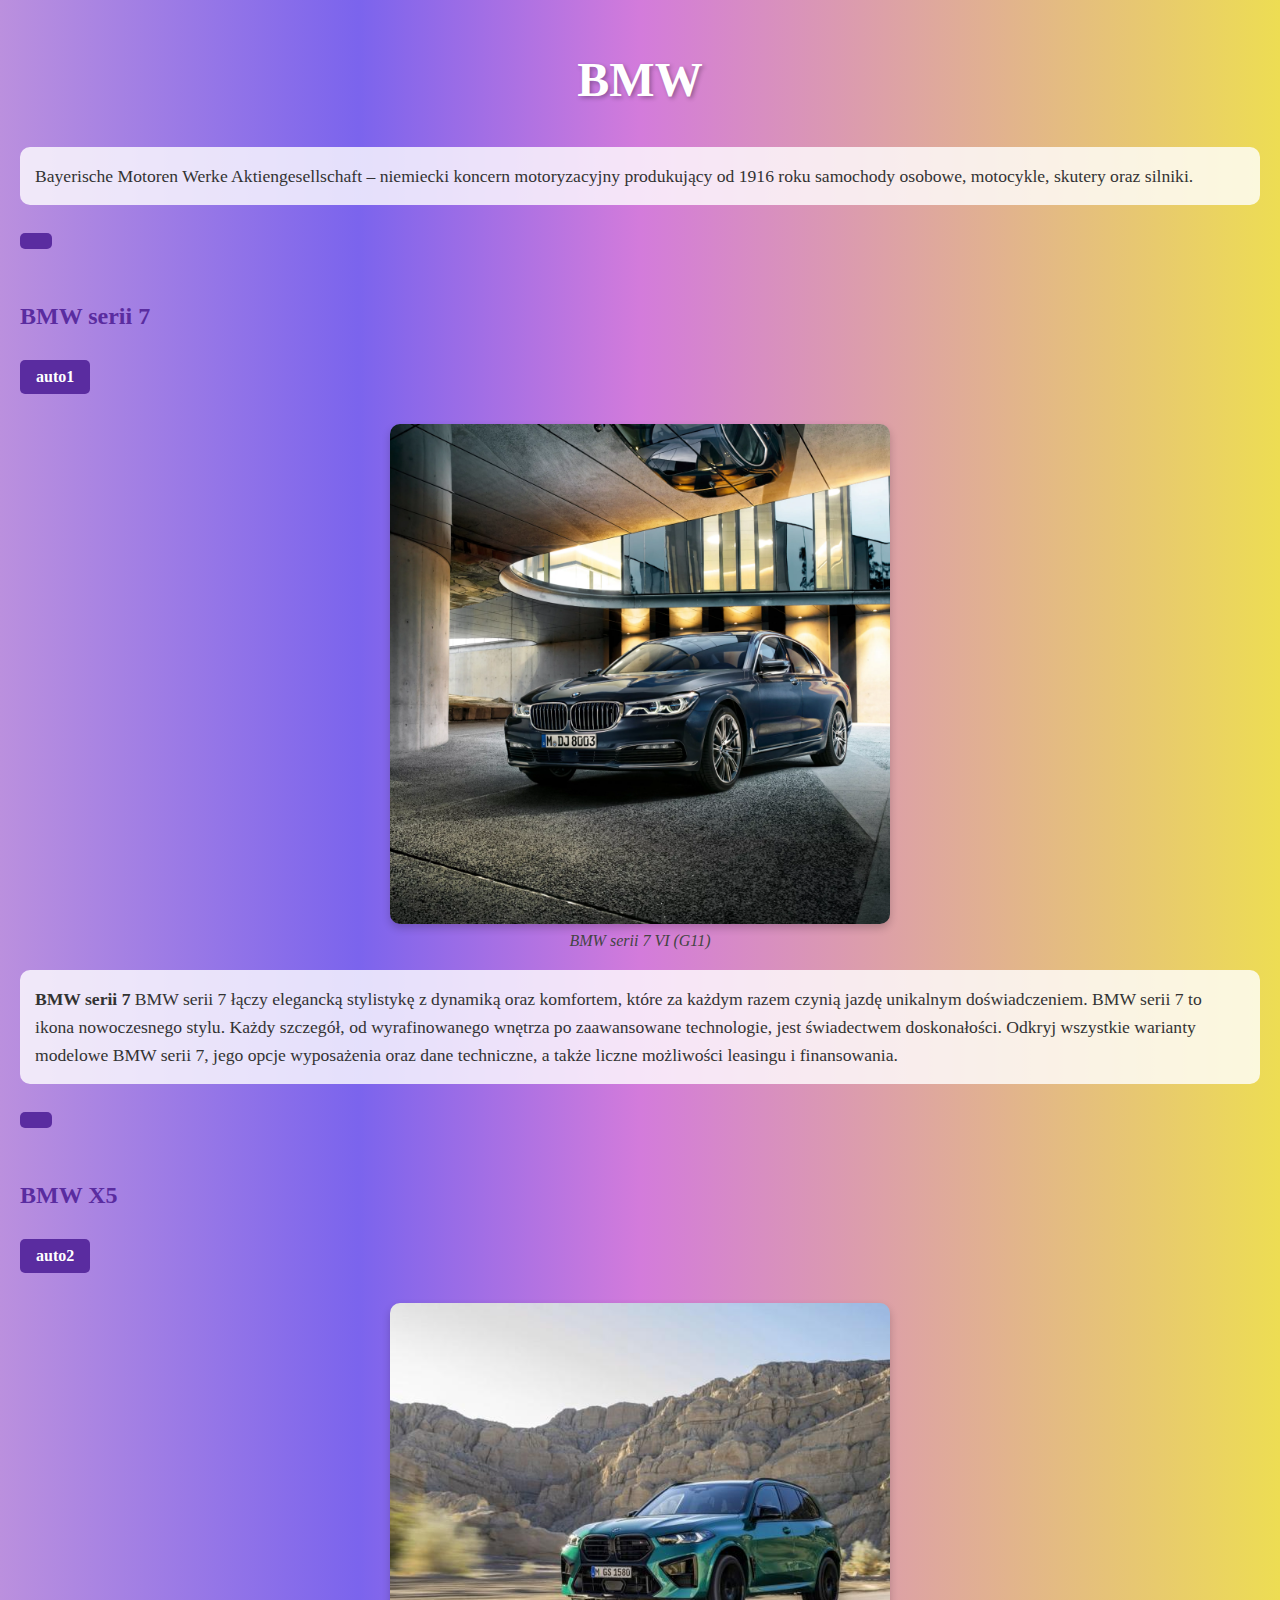
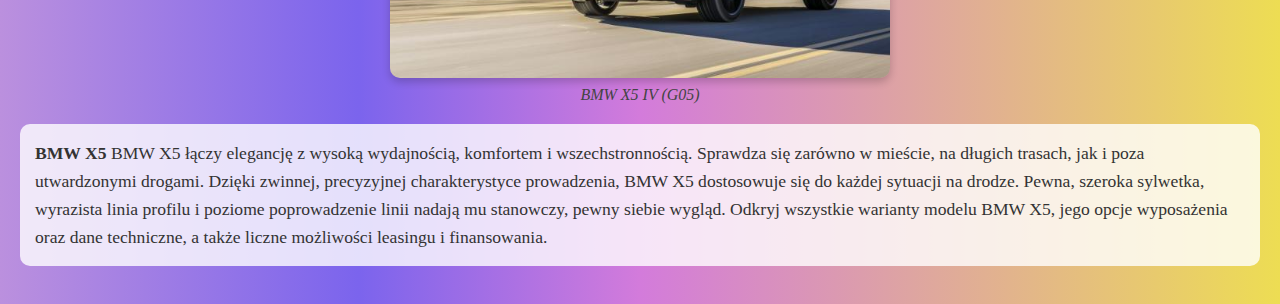
<file: auta.html>
<!doctype html>
<html>
<head>
    <title>BMW</title>
    <meta charset="UTF-8" />
    <meta name="keywords" content="BMW" />
    <meta name="description" content="BMW" />
    <meta name="author" content="Małgorzata Szarejko" />
	<style>
	body {
        font-family: 'Segoe UI', 'Times New Roman', serif;
        background: linear-gradient(90deg, rgba(187, 144, 222, 1) 0%, rgba(123, 100, 237, 1) 28%, rgba(211, 123, 219, 1) 50%, rgba(237, 221, 83, 1) 100%);
        margin: 0;
        padding: 20px;
        color: #333;
    }

    h1 {
        text-align: center;
        font-size: 3em;
        color: #fff;
        margin-bottom: 40px;
        text-shadow: 2px 2px 4px rgba(0,0,0,0.3);
    }

    h2 {
        color: #5a2ca0;
        margin-top: 40px;
    }

    p {
        font-size: 1.1em;
        line-height: 1.6;
        background-color: rgba(255, 255, 255, 0.8);
        padding: 15px;
        border-radius: 10px;
    }

    img {
        border-radius: 10px;
        box-shadow: 0 4px 8px rgba(0,0,0,0.2);
        max-width: 100%;
        height: auto;
        display: block;
        margin: 0 auto;
    }

    figure {
        text-align: center;
        margin: 20px 0;
    }

    figcaption {
        font-style: italic;
        margin-top: 8px;
        color: #444;
    }

    a {
        display: inline-block;
        margin: 10px 0;
        padding: 8px 16px;
        background-color: #5a2ca0;
        color: #fff;
        text-decoration: none;
        border-radius: 5px;
        font-weight: bold;
    }

    a:hover {
        background-color: #7b64ed;
    }

    @media (max-width: 768px) {
        h1 {
            font-size: 2em;
        }

        p {
            font-size: 1em;
        }

        img {
            width: 100%;
        }
    }

	</style>
</head>
<body>
    <h1>BMW</h1>

    <div>
        <p>
            Bayerische Motoren Werke Aktiengesellschaft – niemiecki koncern motoryzacyjny produkujący od 1916 roku samochody osobowe, motocykle, skutery oraz silniki.
        </p>
    </div>

    <div>
        <a id="auto1"></a>
        <h2>BMW serii 7</h2>
        <a href="#auto2">auto1</a>
            
    <figure>
            <img src="bwm.jpg" alt="BMW seria7" width="500">
            <figcaption>
                BMW serii 7 VI (G11) 
            </figcaption>
        </figure>
        <p>
            <strong>BMW serii 7</strong> BMW serii 7 łączy elegancką stylistykę z dynamiką oraz komfortem, które za każdym razem czynią jazdę unikalnym doświadczeniem. BMW serii 7 to ikona nowoczesnego stylu. Każdy szczegół, od wyrafinowanego wnętrza po zaawansowane technologie, jest świadectwem doskonałości. Odkryj wszystkie warianty modelowe BMW serii 7, jego opcje wyposażenia oraz dane techniczne, a także liczne możliwości leasingu i finansowania.
        </p>
    </div>

    <div>
        <a id="auto2"></a>
        <h2>BMW X5</h2>

        <a href="#auto1">auto2</a>
             
        <figure>
           
            <img src="bmwx5.jpg" alt="BMW X5" width="500">
            <figcaption>
                BMW X5 IV (G05)
            </figcaption>
        </figure>
        <p>
            <strong>BMW X5</strong> BMW X5 łączy elegancję z wysoką wydajnością, komfortem i wszechstronnością. Sprawdza się zarówno w mieście, na długich trasach, jak i poza utwardzonymi drogami. Dzięki zwinnej, precyzyjnej charakterystyce prowadzenia, BMW X5 dostosowuje się do każdej sytuacji na drodze. Pewna, szeroka sylwetka, wyrazista linia profilu i poziome poprowadzenie linii nadają mu stanowczy, pewny siebie wygląd. Odkryj wszystkie warianty modelu BMW X5, jego opcje wyposażenia oraz dane techniczne, a także liczne możliwości leasingu i finansowania.
        </p>
    </div>
</body>
</html>
</file>
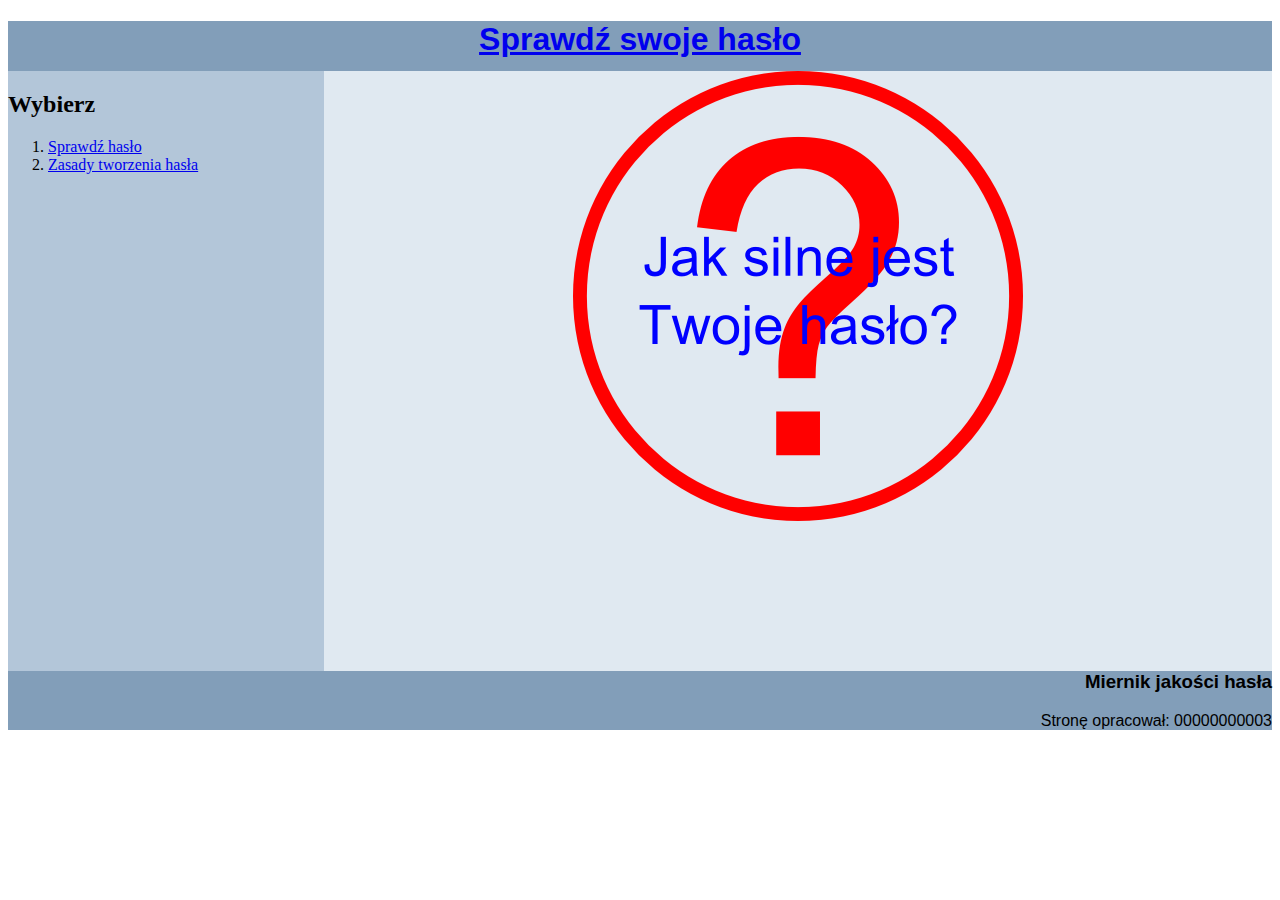
<file: haslo.html>
<!DOCTYPE html>
<html>
<head>
  <meta charset="UTF-8">
  <meta name="viewport" content="width=device-width, initial-scale=1.0">
  <meta name="author" content="Małgorzata Szarejko">
  <meta name="keywords" content="haslo">
  <meta name="description" content="haslo">
  <title>Miernik jakości hasła</title>
  <link rel="stylesheet" href="styl.css">
</head>
<body>
<header>
  <h1><a href="index.html">Sprawdź swoje hasło</a></h1>
</header>
<nav>
  <h2>Wybierz</h2>
  <ol>
    <li><a href="haslo.html">Sprawdź hasło</a></li>
    <li><a href="zasady.html">Zasady tworzenia hasła</a></li>
  </ol>
</nav>
<main>
  <img src="haslo.png" alt="obraz hasło" />
</main>
<footer>
  <h3>Miernik jakości hasła</h3>
  <p>Stronę opracował: 00000000003</p>
</footer>
</body>
</html>
</file>
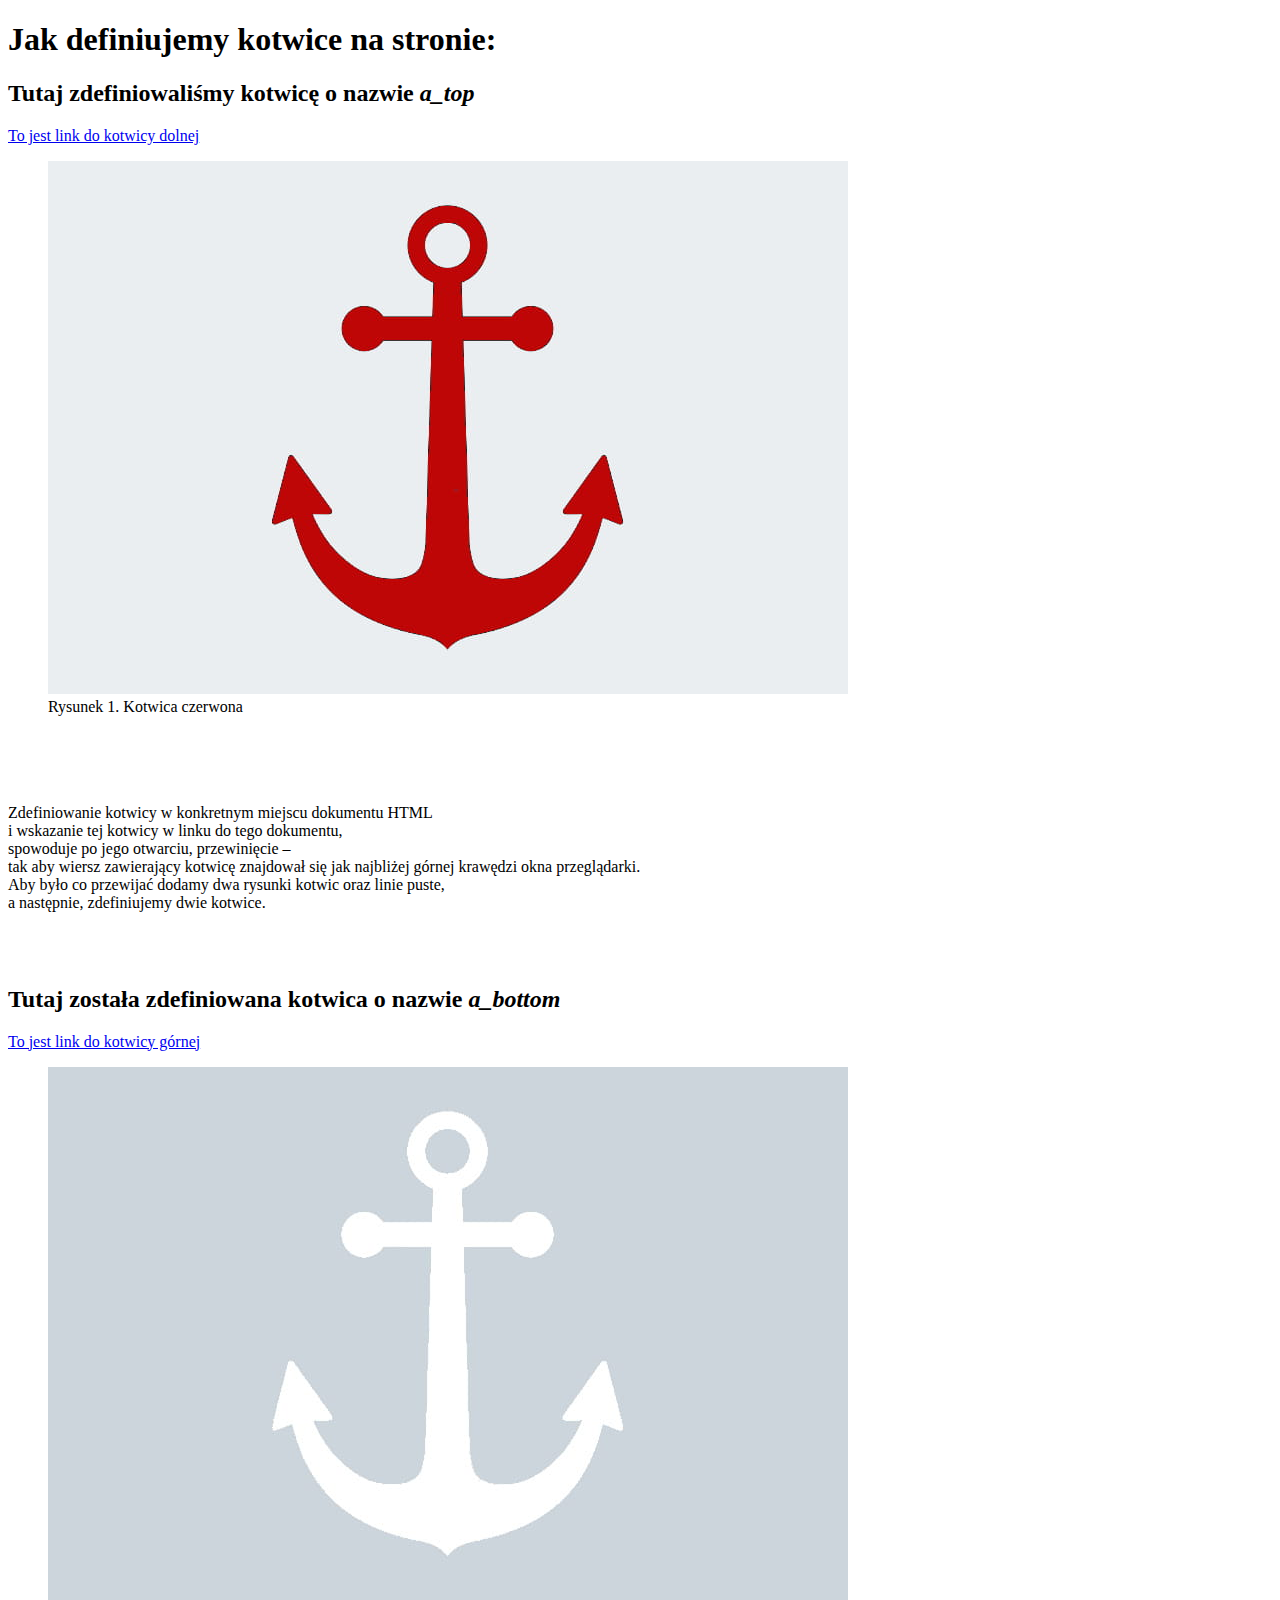
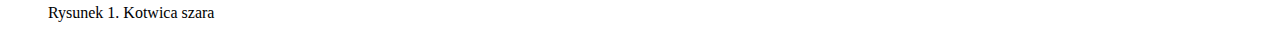
<file: kotwice.html>
<!DOCTYPE html>
<html>
<head>
    <title>Definiowanie kotwicy w konkretnym miejscu strony</title>
    <meta charset="UTF-8" />
    <meta name="keywords" content="HTML5, kotwica, osylacz, link, hiperłącze" />
    <meta name="description" content="Przykład definiowania kotwicy w konkretnym miejscu strony" />
    <meta name="author" content="Małgorzata Szarejko" />
    <meta name="robots" content="all" />
</head>
<body>
    <h1>Jak definiujemy kotwice na stronie:</h1>

    <section>
        <h2 id="a_top">Tutaj zdefiniowaliśmy kotwicę o nazwie <i>a_top</i></h2>
        <p>
            <a href="#a_bottom">To jest link do kotwicy dolnej</a>
            <figure>
                <img src="kotwica1.jpg" />
                <figcaption>
                    Rysunek 1. Kotwica czerwona
                </figcaption>
            </figure>
        </p>
    </section>

    <section>
        <br /><br /><br /><br />
        Zdefiniowanie kotwicy w konkretnym miejscu dokumentu HTML<br />
        i wskazanie tej kotwicy w linku do tego dokumentu,<br />
        spowoduje po jego otwarciu, przewinięcie –<br />
        tak aby wiersz zawierający kotwicę znajdował się jak najbliżej górnej krawędzi okna przeglądarki.<br />
        Aby było co przewijać dodamy dwa rysunki kotwic oraz linie puste,<br />
        a następnie, zdefiniujemy dwie kotwice.<br /><br /><br /><br />
    </section>

    <section>
        <a name="a_bottom"></a>
        <h2>Tutaj została zdefiniowana kotwica o nazwie <i>a_bottom</i></h2>
        <p>
            <a href="#a_top">To jest link do kotwicy górnej</a>
            <figure>
                <img src="kotwica2.jpg" />
                <figcaption>
                    Rysunek 1. Kotwica szara
                </figcaption>
            </figure>
        </p>
    </section>
</body>
</html>
</file>
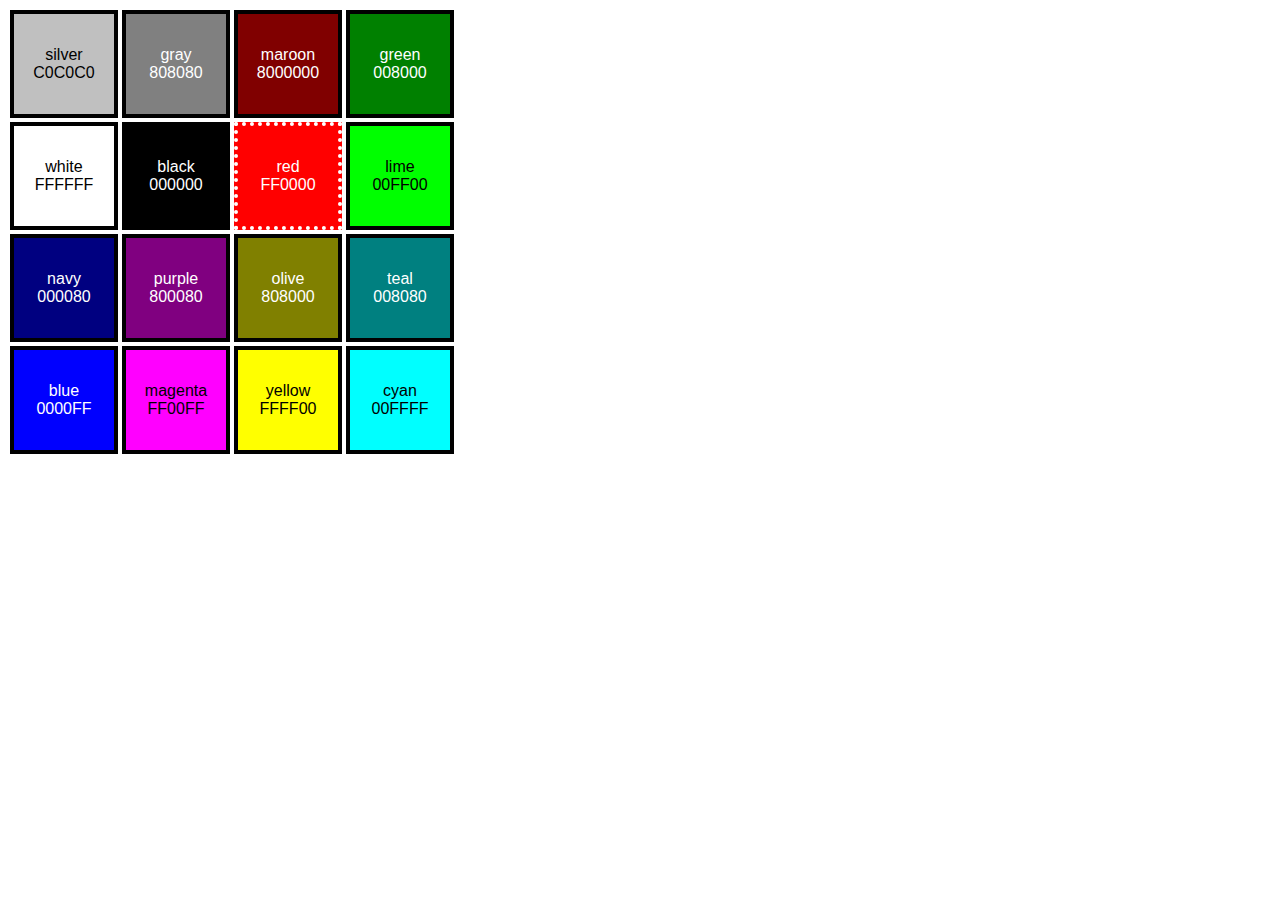
<file: kwadraty.html>
<!DOCTYPE html>
<html lang="pl">
<head>
    <meta charset="UTF-8">
    <meta name="viewport" content="width=device-width, initial-scale=1.0">
    <meta name="author" content="Małgorzata Szarejko">
	<meta name="keywords" content="strona">
	<meta name="description" content="strona">
    <title>Lekcja 18a</title>
</head>
<style>

    main {
        display: grid;
        grid-template-columns: auto auto auto auto;
        width: 400px;
        font-family: Verdana, Geneva, Tahoma, sans-serif;
    }
    .kwadrat{
        height: 100px;
        width: 100px;
        margin: 2px;
        border: 4px solid black;
        display: flex;
        align-items: center;
        justify-content: center;
        text-align: center;
    }
    #kwadrat1{
        background-color: #C0C0C0;
    }
    #kwadrat2{
        background-color: #808080;
        color: white;
    }
    #kwadrat3{
        background-color: #800000;
        color: white;
    }
    #kwadrat4{
        background-color: #008000;
        color: white;
    }
    #kwadrat5{
        background-color: #FFFFFF;
    }
    #kwadrat6{
        background-color: #000000;
        color: white;
    }
    #kwadrat7{
        background-color: #FF0000;
		border: 4px dotted white;
        color: white;
    }
    #kwadrat8{
        background-color: #00FF00;
    }
    #kwadrat9{
        background-color: #000080;
        color: white;
    }
    #kwadrat10{
        background-color: #800080;
        color: white;
    }
    #kwadrat11{
        background-color: #808000;
        color: white;
    }
    #kwadrat12{
        background-color: #008080;
        color: white;
    }
    #kwadrat13{
        background-color: #0000FF;
        color: white;
    }
    #kwadrat14{
        background-color: #FF00FF;
    }
    #kwadrat15{
        background-color: #FFFF00;
    }
    #kwadrat16{
        background-color: #00FFFF;
    }

</style>
<body>
    <main>
        <section class="kwadrat" id="kwadrat1"><a>silver<br>C0C0C0</a></section>
        <section class="kwadrat" id="kwadrat2"><a>gray<br>808080</a></section>
        <section class="kwadrat" id="kwadrat3"><a>maroon<br>8000000</a></section>
        <section class="kwadrat" id="kwadrat4"><a>green<br>008000</a></section>
        <section class="kwadrat" id="kwadrat5"><a>white<br>FFFFFF</a></section>
        <section class="kwadrat" id="kwadrat6"><a>black<br>000000</a></section>
        <section class="kwadrat" id="kwadrat7"><a>red<br>FF0000</a></section>
        <section class="kwadrat" id="kwadrat8"><a>lime<br>00FF00</a></section>
        <section class="kwadrat" id="kwadrat9"><a>navy<br>000080</a></section>
        <section class="kwadrat" id="kwadrat10"><a>purple<br>800080</a></section>
        <section class="kwadrat" id="kwadrat11"><a>olive<br>808000</a></section>
        <section class="kwadrat" id="kwadrat12"><a>teal<br>008080</a></section>
        <section class="kwadrat" id="kwadrat13"><a>blue<br>0000FF</a></section>
        <section class="kwadrat" id="kwadrat14"><a>magenta<br>FF00FF</a></section>
        <section class="kwadrat" id="kwadrat15"><a>yellow<br>FFFF00</a></section>
        <section class="kwadrat" id="kwadrat16"><a>cyan<br>00FFFF</a></section>
    </main>
</body>
</file>
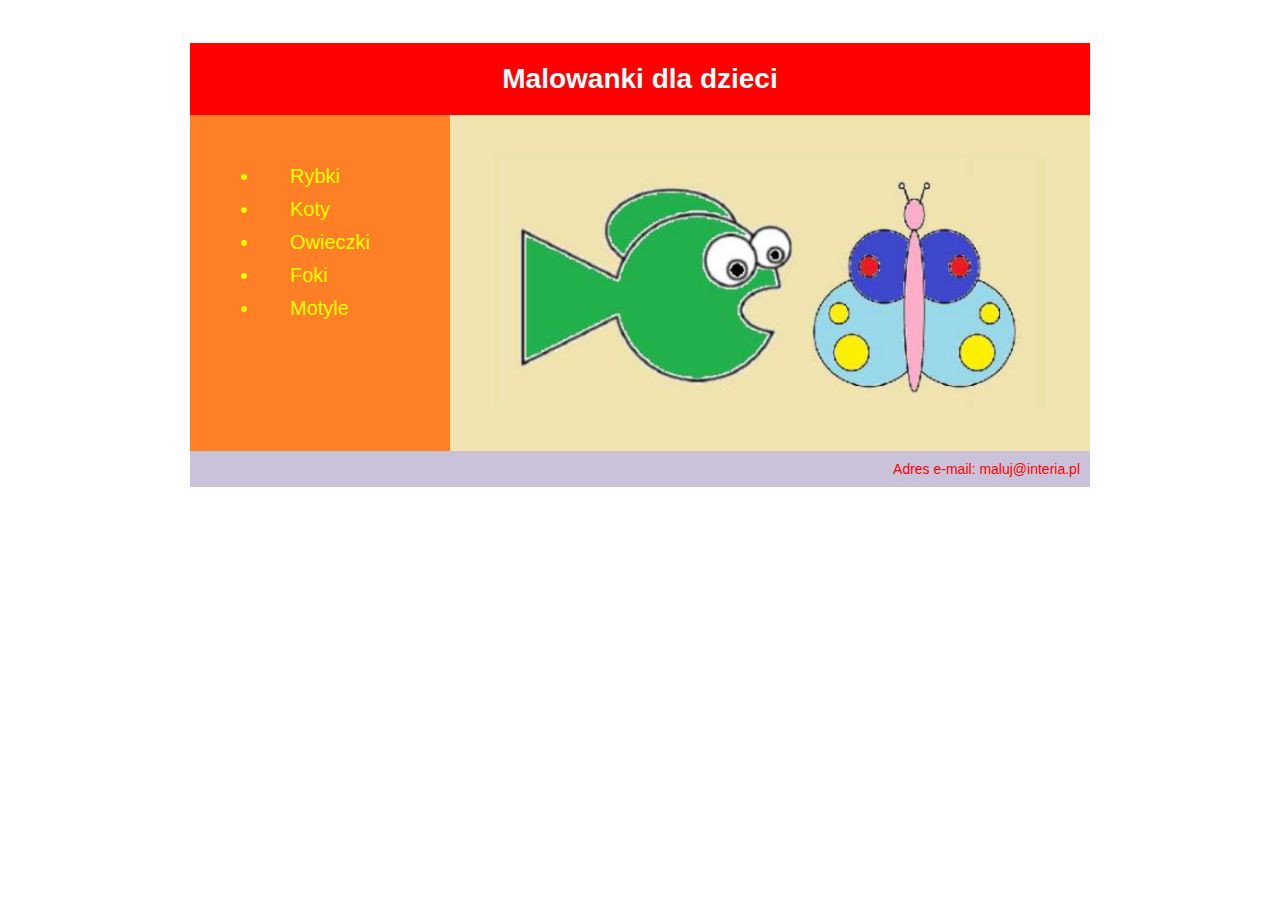
<file: malowanie.html>
<!DOCTYPE html>
<html lang="pl">
<head>
<meta charset="UTF-8">
  <meta name="viewport" content="width=device-width, initial-scale=1.0">
  <meta name="author" content="Małgorzata Szarejko">
  <meta name="keywords" content="malowanka">
  <meta name="description" content="ryba">
<title>Malowanki dla dzieci</title>

<style>

body{
    margin:0; 
    font-family: Arial;
    background:#ffffff;
}

.container{
    width:900px;
    margin:40px auto;
    border:3px solid white;
}

header{
    background:red;
    color:white;
    text-align:center;
    padding:20px;
    font-size:28px;
    font-weight:bold;
}

main{
    display:flex;
}

.menu{
    width:200px;
    background:#FF7F27;
    padding:30px;
}

.menu ul{
    list-style-type: disc;
    color:yellow;
    font-size:20px;
}

.menu li{
	padding-left: 30px;
    margin:10px 0;
}

.content{
    flex:1;
    background:#F1E4B0;
    text-align:center;
    padding:40px;
}

footer{
    background:#c9c2d9;
    text-align:right;
    padding:10px;
    color:red;
    font-size:14px;
}

</style>
</head>

<body>

<div class="container">

<header>
Malowanki	dla		dzieci
</header>

<main>

<div class="menu">
<ul>
<li>Rybki</li>
<li>Koty</li>
<li>Owieczki</li>
<li>Foki</li>
<li>Motyle</li>
</ul>
</div>

<div class="content">

<img src="ryba.png" width="550">


</div>

</main>

<footer>
Adres e-mail: maluj@interia.pl
</footer>

</div>

</body>
</html>
</file>
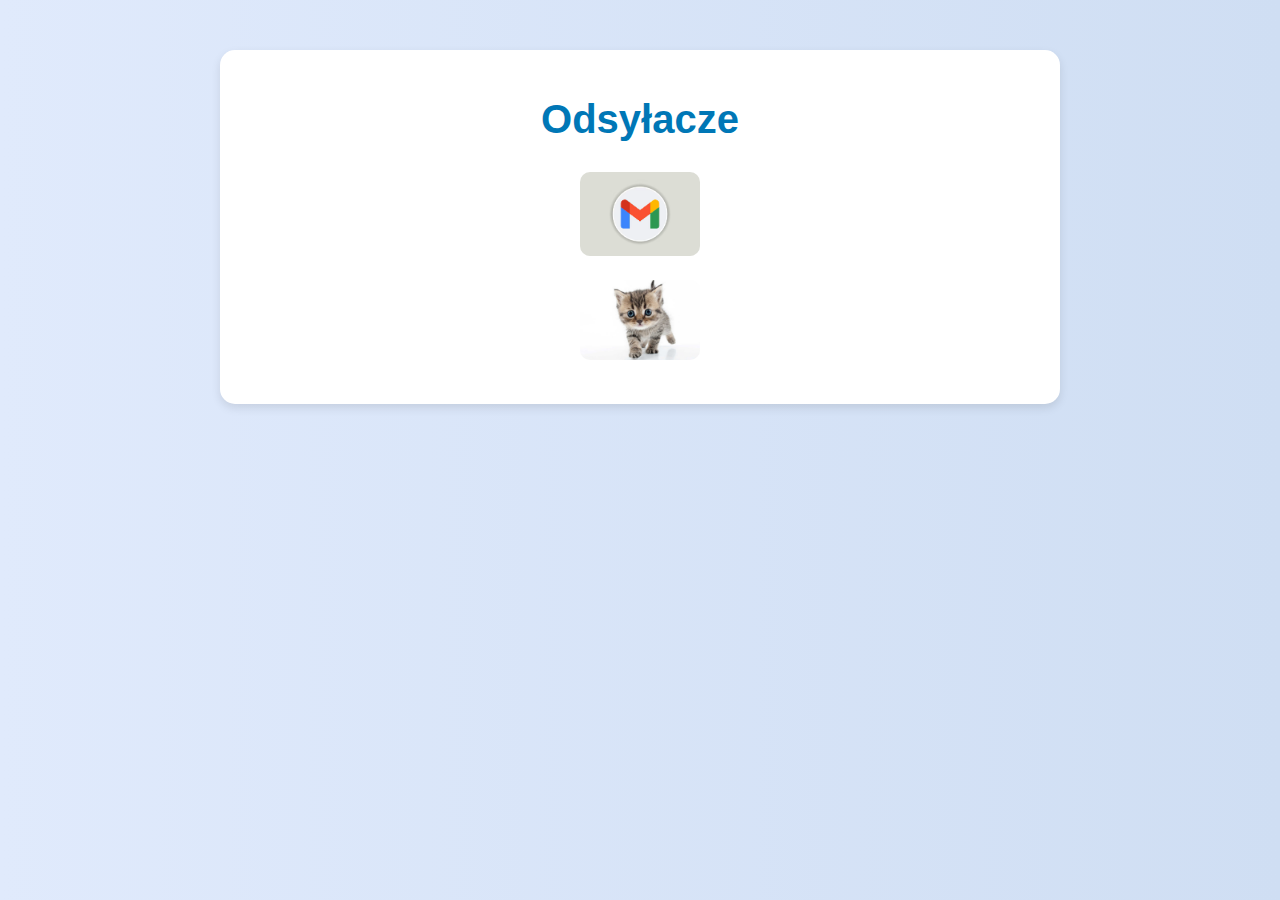
<file: odsylacze.html>
<!DOCTYPE html>
<html lang="pl">
<head>
	
    <meta charset="UTF-8" />
    <meta name="keywords" content="BMW" />
    <meta name="description" content="BMW" />
    <meta name="author" content="Małgorzata Szarejko" />
    <meta name="viewport" content="width=device-width, initial-scale=1.0">
    <title>Odsyłacz</title>
    <style>
	
body {
  margin: 0;
  padding: 0;
  font-family: 'Segoe UI', Tahoma, Geneva, Verdana, sans-serif;
  background: linear-gradient(to right, #e0eafc, #cfdef3);
  color: #333;
}

#container {
  max-width: 800px;
  margin: 50px auto;
  padding: 20px;
  background-color: white;
  border-radius: 15px;
  box-shadow: 0 4px 10px rgba(0, 0, 0, 0.1);
  text-align: center;
}

h1 {
  font-size: 2.5em;
  margin-bottom: 30px;
  color: #0077b6;
}

#zdjencie, #zdjencie2 {
  margin: 20px 0;
}

a img {
  width: 120px;
  height: auto;
  transition: transform 0.3s ease, box-shadow 0.3s ease;
  border-radius: 10px;
}

a img:hover {
  transform: scale(1.1);
  box-shadow: 0 0 15px rgba(0, 119, 182, 0.4);
}
</style>
</head>
    <body>
       <div id="container">
    <h1>Odsyłacze</h1>
    <div id="zdjencie">
      <a href="mailto:Magda.Gessler@gmail.com">
        <img src="zdjencie.png" alt="Gmail">
      </a>
    </div>
    <div id="zdjencie2">
      <a href="https://happy-gonga.github.io/stronka.html">
        <img src="zdjencie2.png" alt="tu cos powinno byc">
      </a>
    </div>
  </div>
    </body>
</html>
</file>
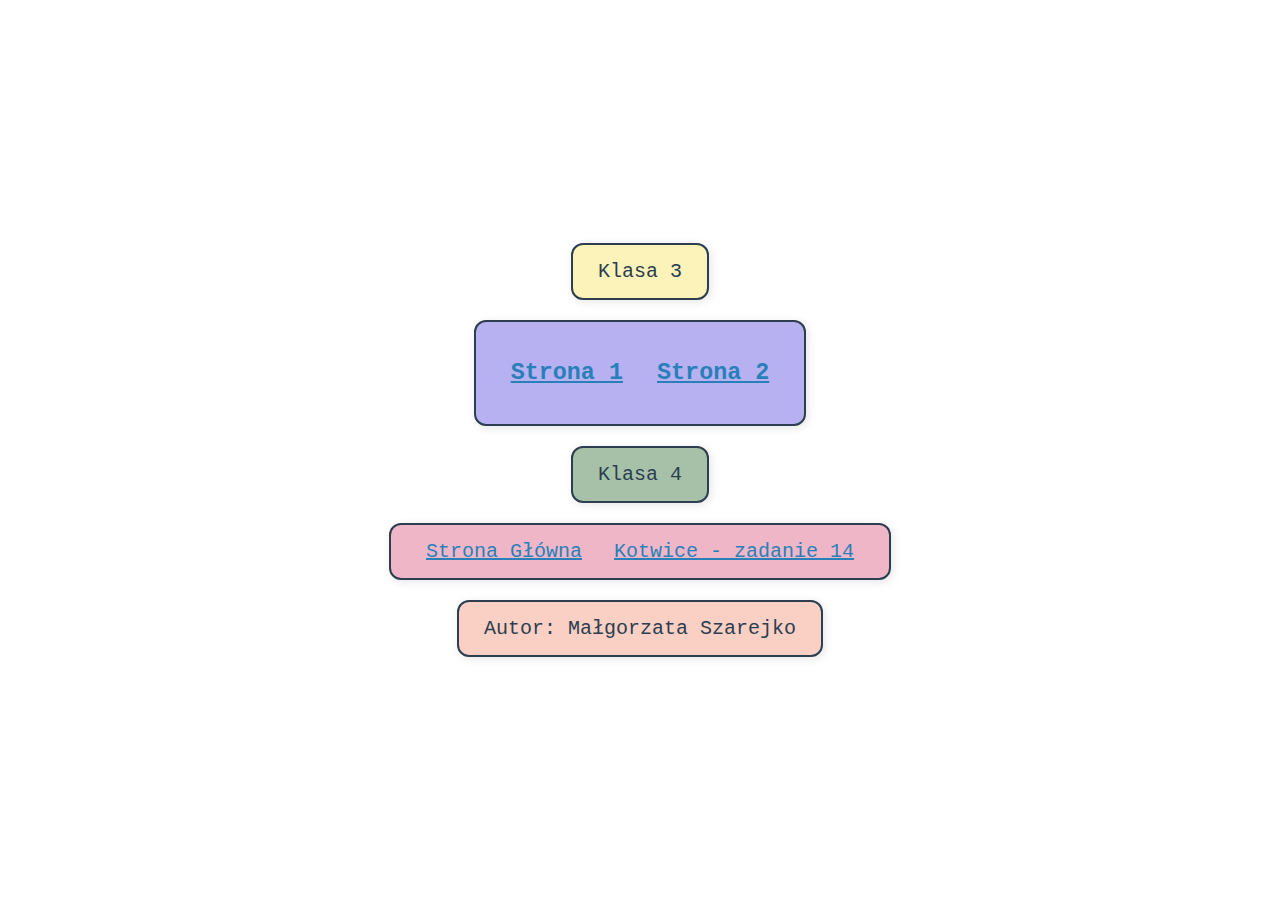
<file: stronka.html>
<html lang="pl">
<head>
    <meta charset="UTF-8">
    <meta name="viewport" content="width=device-width, initial-scale=1.0">
    <meta name="description" content="strona">
	<meta name="author" content="Małgorzata Szarejko" />
    <meta name="keywords" content="strona">
    <title>strona</title>
	<style>
	body {
		font-family: "Lucida Console", "Courier New", monospace;
		background-image: url("https://cdn.wallpapersafari.com/86/55/oVAjWz.jpg");
		display: flex;
        flex-direction: column;
        align-items: center;
        justify-content: center;
        height: 100vh;
        margin: 0;
        text-align: center;
	}
	 h1 {
            color: #2c3e50;
            margin-bottom: 30px;
		}
	 a {
            color: #2980b9;
            margin: 0 10px;
			}
	 #napis1, #link, #napis2, #Autor, #link2{
            border: 2px solid #2c3e50;
            border-radius: 12px;
            padding: 15px 25px;
            margin: 10px;
            font-size: 20px;
            color: #2c3e50;
            box-shadow: 2px 2px 10px rgba(0,0,0,0.1);
	
			}
	#Autor {
		background-color: #FAD0C4;
	}
	#napis1 {
		background-color: #FBF3B9;
	}
	#napis2 {
		background-color: #A7C1A8;
	}
	#link {
		background-color: #B7B1F2;
	}
	#link2 {
		background-color: #EFB6C8;
	}
	
	</style>
</head>
<body>
	<div id="napis1">Klasa 3</div>
	
	</section>
	<div id="link">
       <h3> <a href="https://happy-gonga.github.io/dziendobry.html" >Strona 1</a>
        <a href="https://happy-gonga.github.io/" >Strona 2</a> </h3>
    </div>
	<div id="napis2">Klasa 4</div>
	<div id="link2">
	<a href="https://happy-gonga.github.io/stronka.html" >Strona Główna</a>
	<a href="https://happy-gonga.github.io/kotwice.html" >Kotwice - zadanie 14</a>
	 </div>
	<div id="Autor">Autor: Małgorzata Szarejko</div>
</body>

</html>
</file>
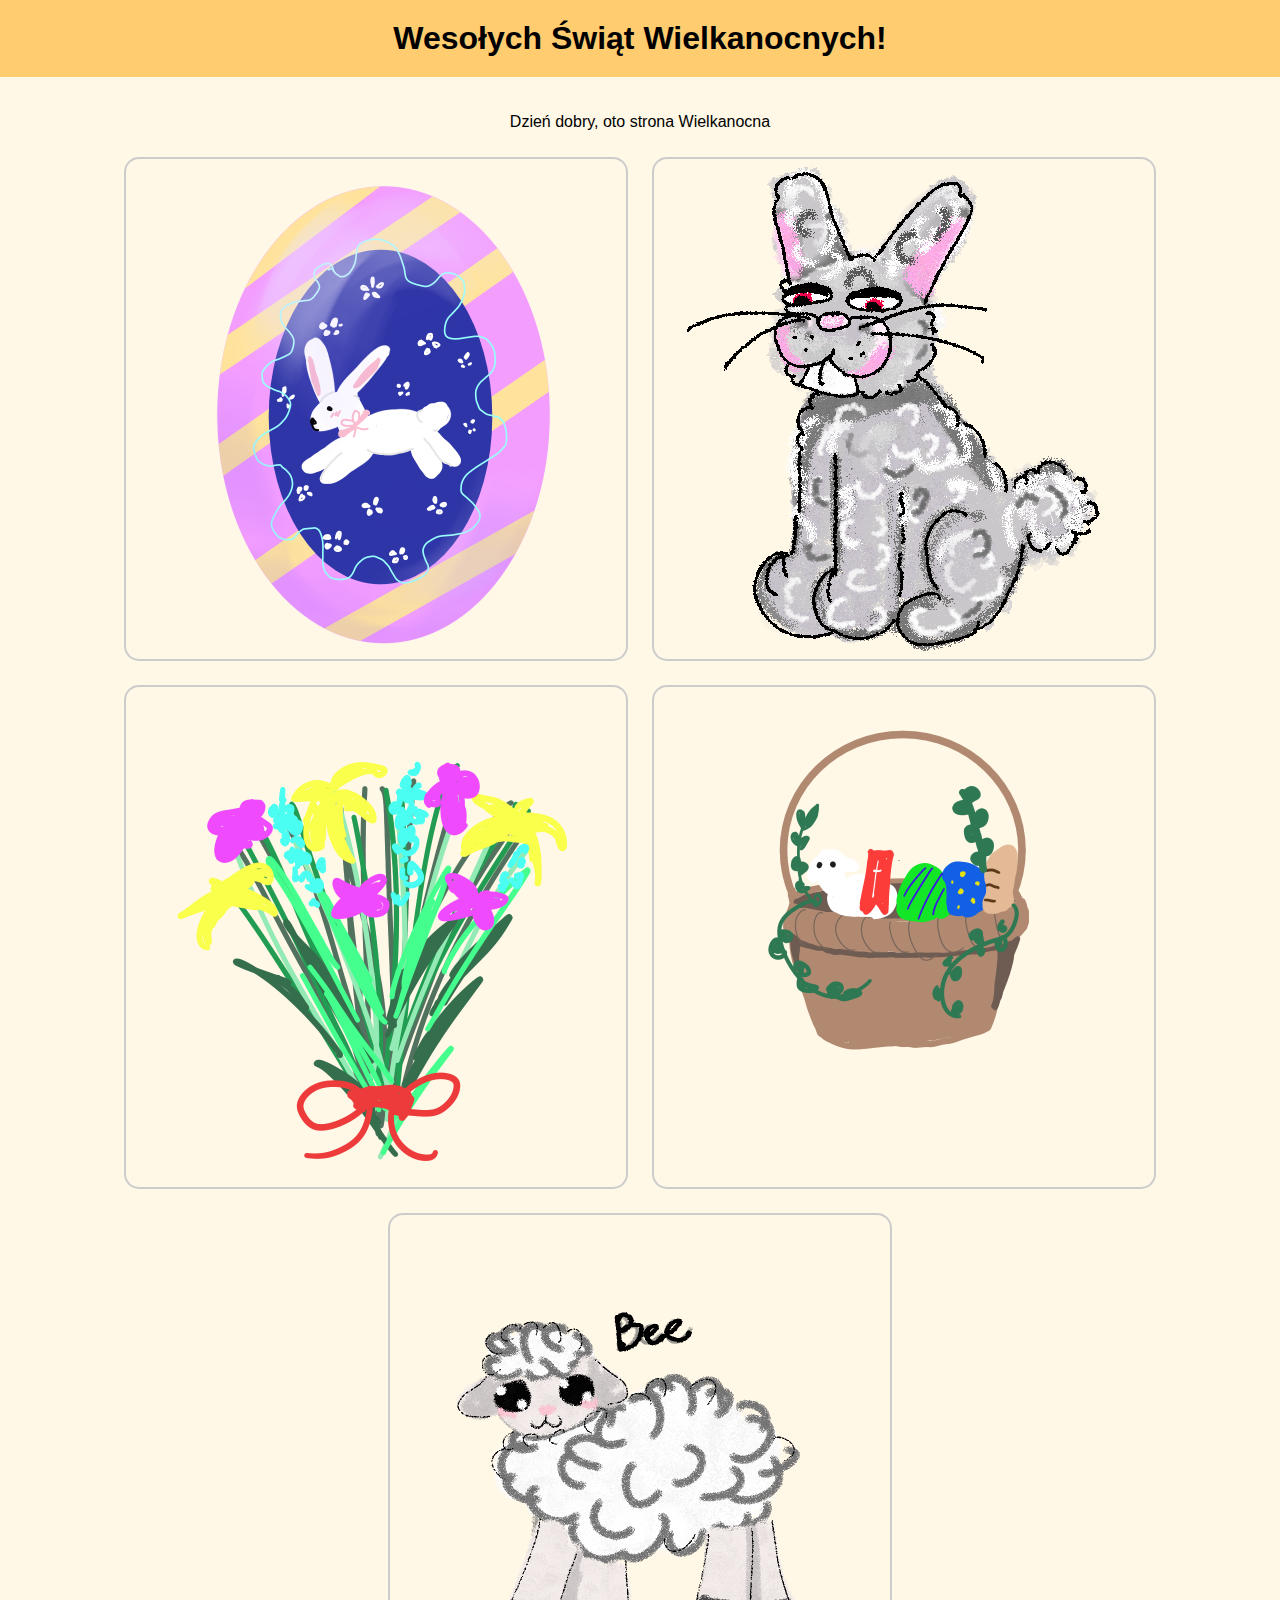
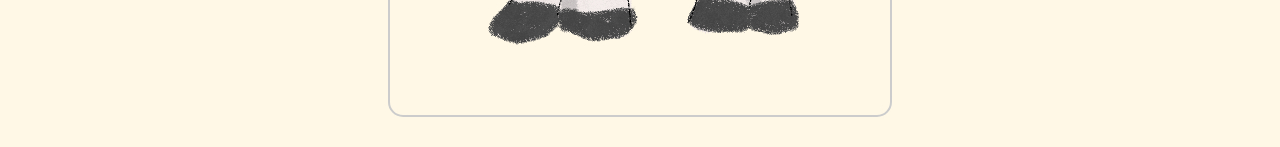
<file: wielkanoc.html>
<meta charset="UTF-8">
    <title>Wielkanoc</title>
    <style>
        body {
            font-family: Arial, sans-serif;
            background-color: #fff8e7;
            text-align: center;
            margin: 0;
            padding: 0;
        }

        header {
            background-color: #ffcc70;
            padding: 20px;
        }

        h1 {
            margin: 0;
        }

        .content {
            padding: 20px;
        }

        .gallery img {
            width: 500px;
            margin: 10px;
            border-radius: 15px;
            border: 2px solid #ccc;
        }

       
    </style>
</head>
<body>

<header>
    <h1> Wesołych Świąt Wielkanocnych! </h1>
</header>

<div class="content">
    <p>
        Dzień dobry, oto strona Wielkanocna  </br>
	
    </p>

    

    <div class="gallery">
        <img src="jajko.png" alt="Jajko wielkanocne">
        <img src="zajaczek.png" alt="Zajączek">
        <img src="kwiaty.png" alt="Kwiaty">
        <img src="koszyk.png" alt="Koszyczek wielkanocny">
        <img src="baranek.png" alt="Baranek">
    </div>
</div>



</body>
</html>
</file>
<file: styl.css>
header {
    background: #829EB9;
    height: 50px;
    font-family: Arial;
    text-align: center;
}

nav {
    background: #B3C6D9;
    height: 600px;
    width: 25%;
    float: left;
}

main {
    background: #E0E9F1;
    height: 600px;
    width: 75%;
    text-align: center;
    float: left;
}

footer {
    background: #829EB9;
    font-family: Arial;
    text-align: right;
    clear: both;
}
</file>
